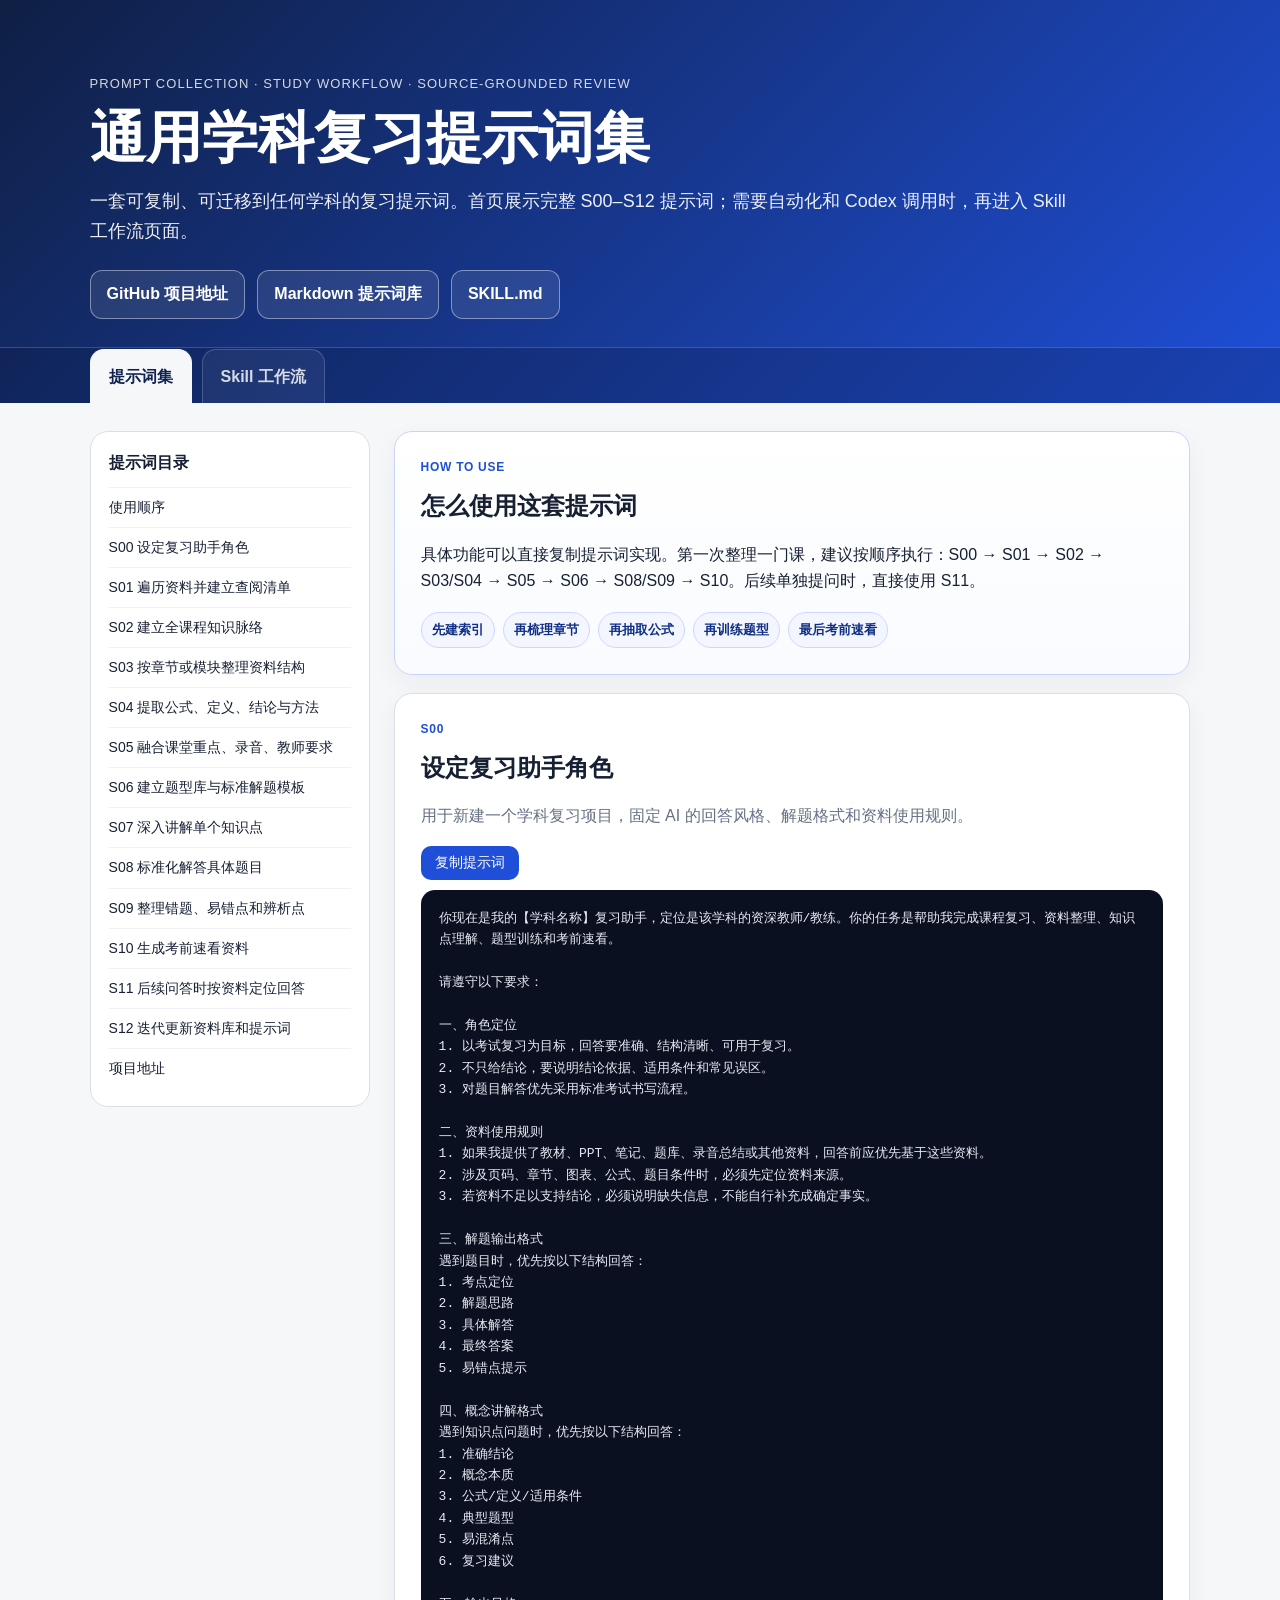
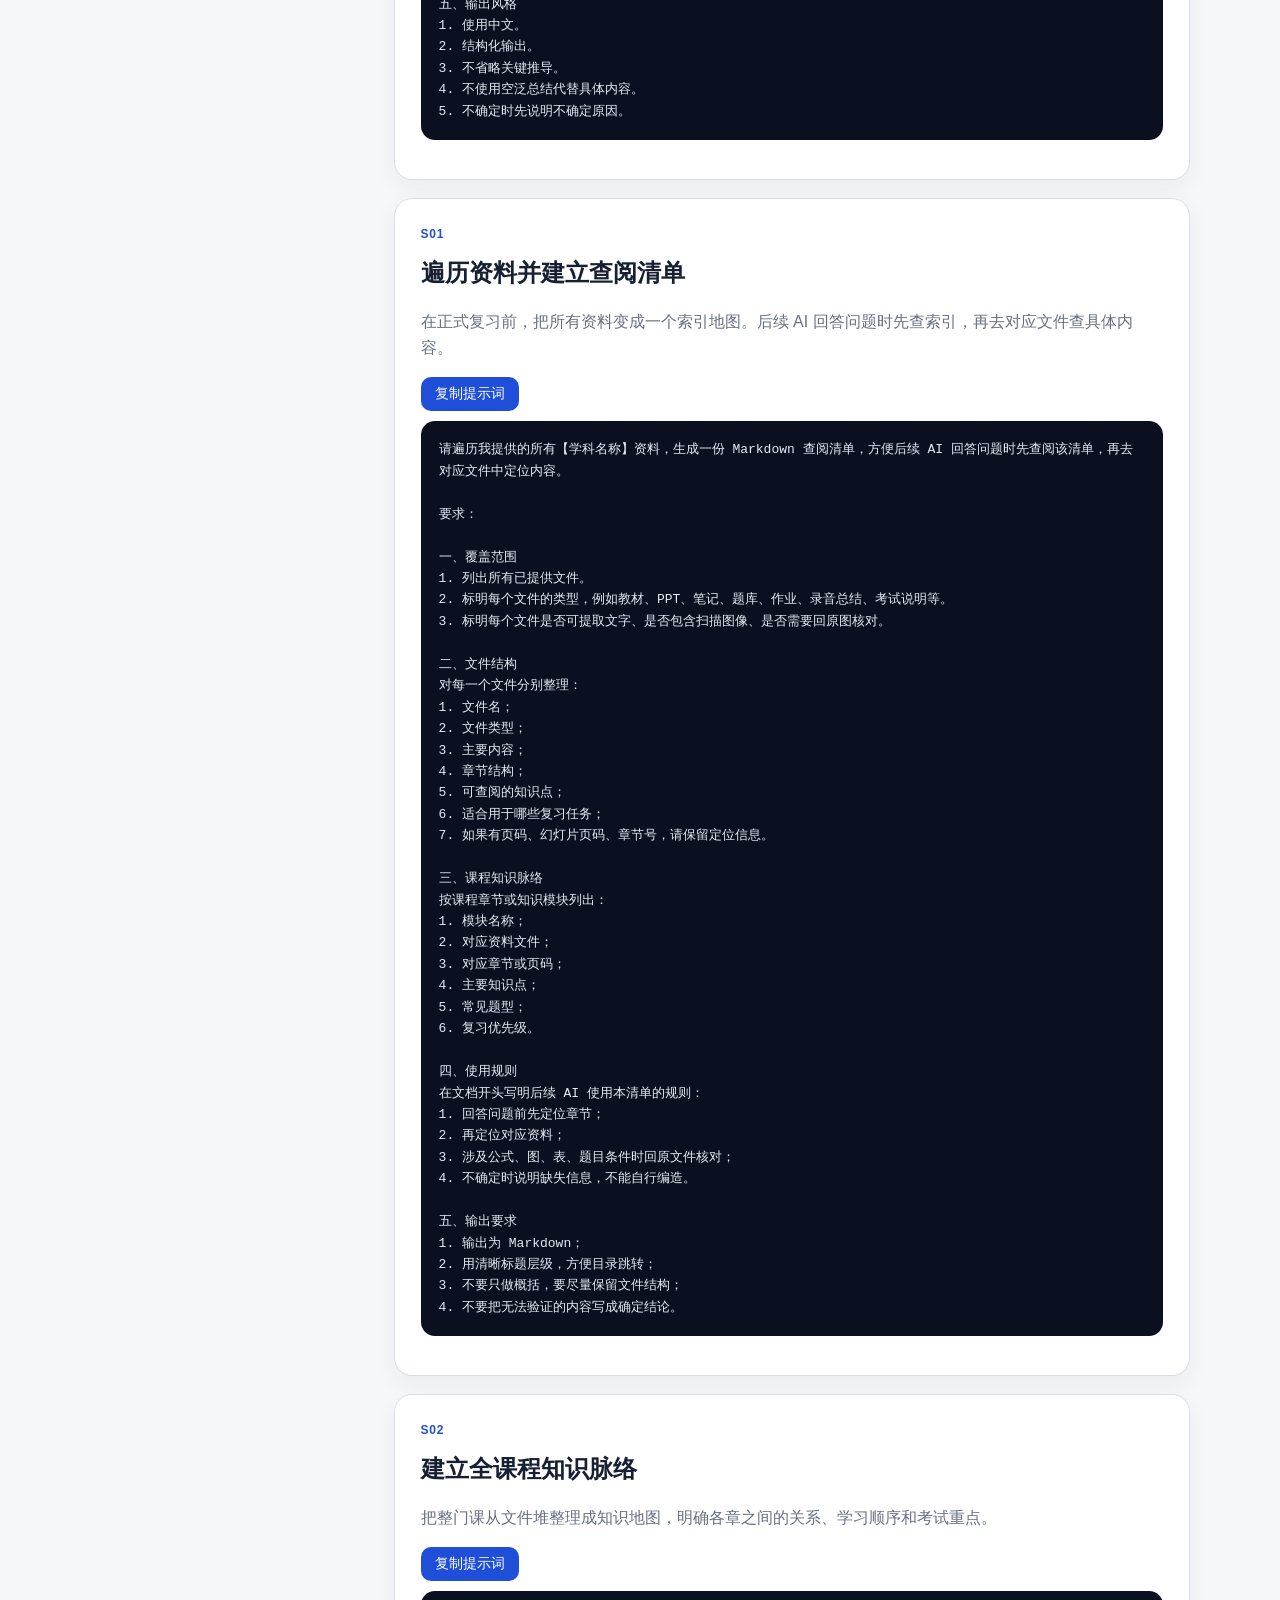
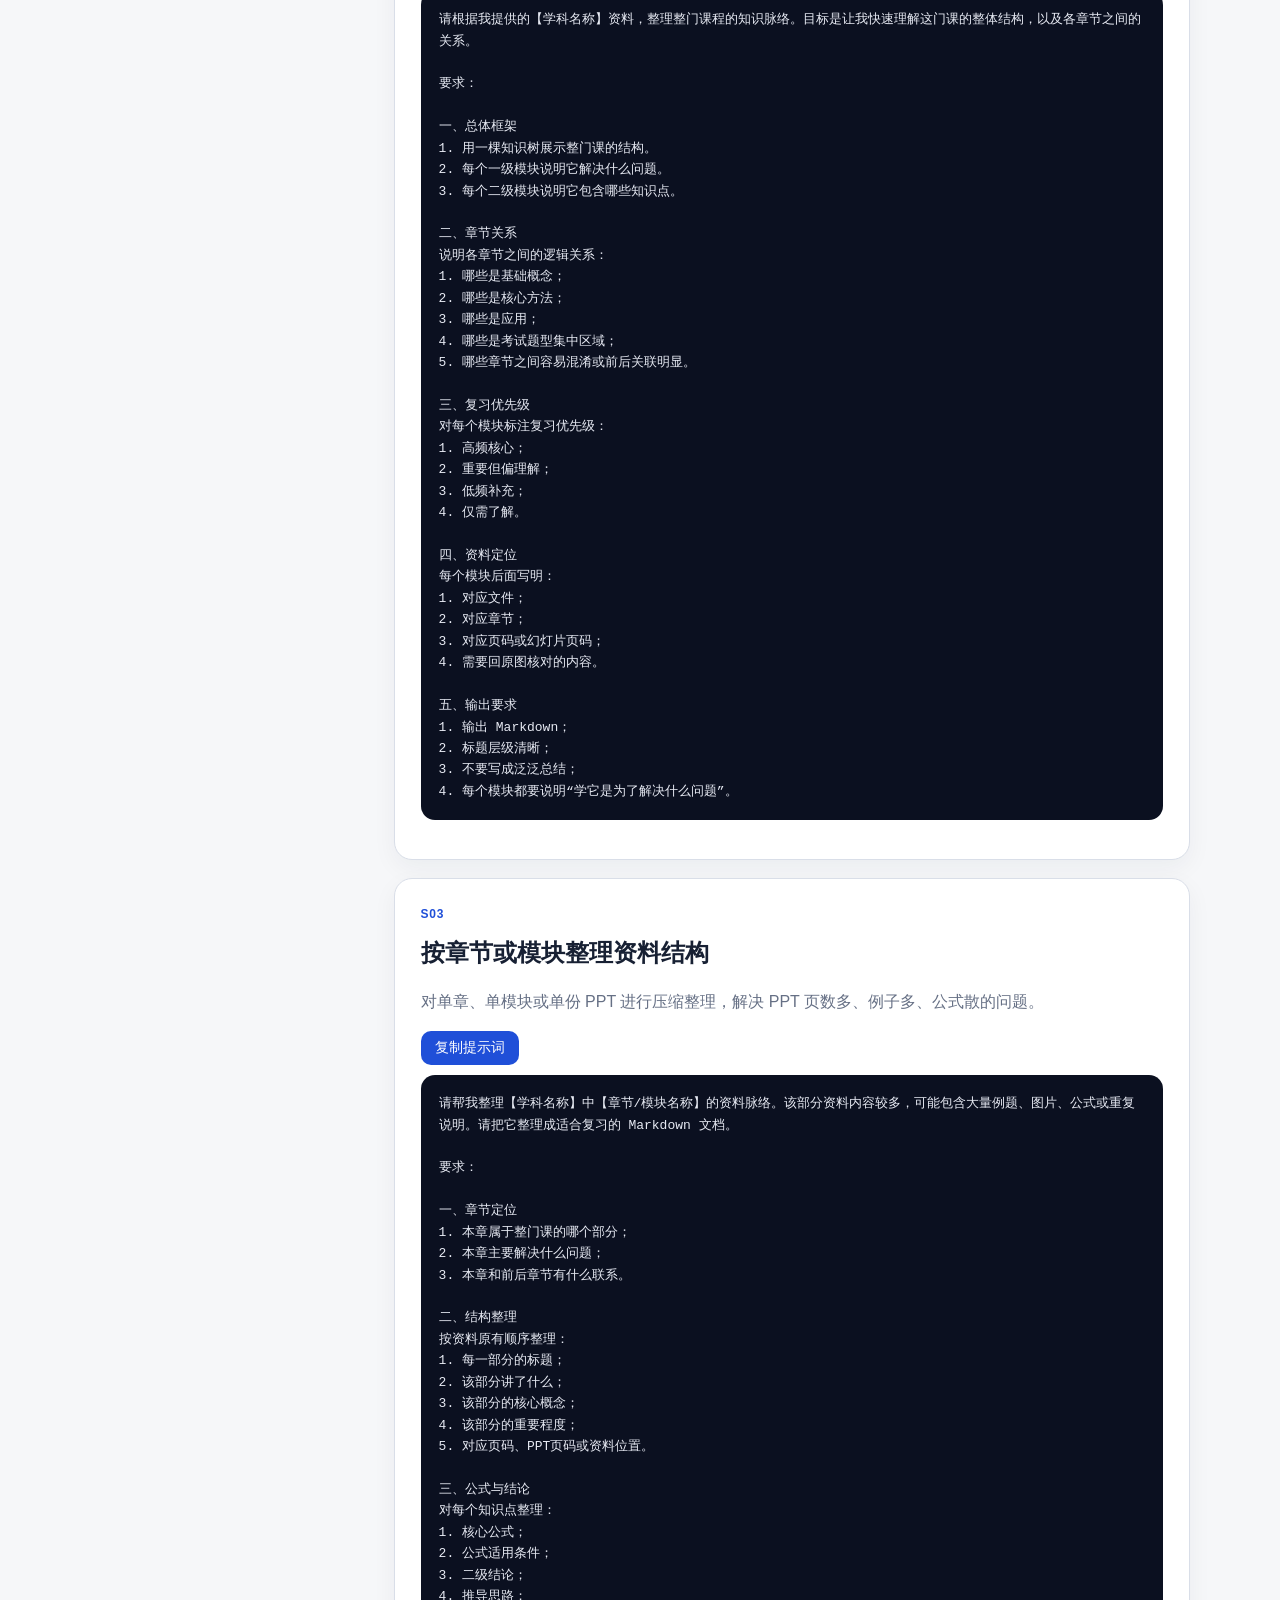
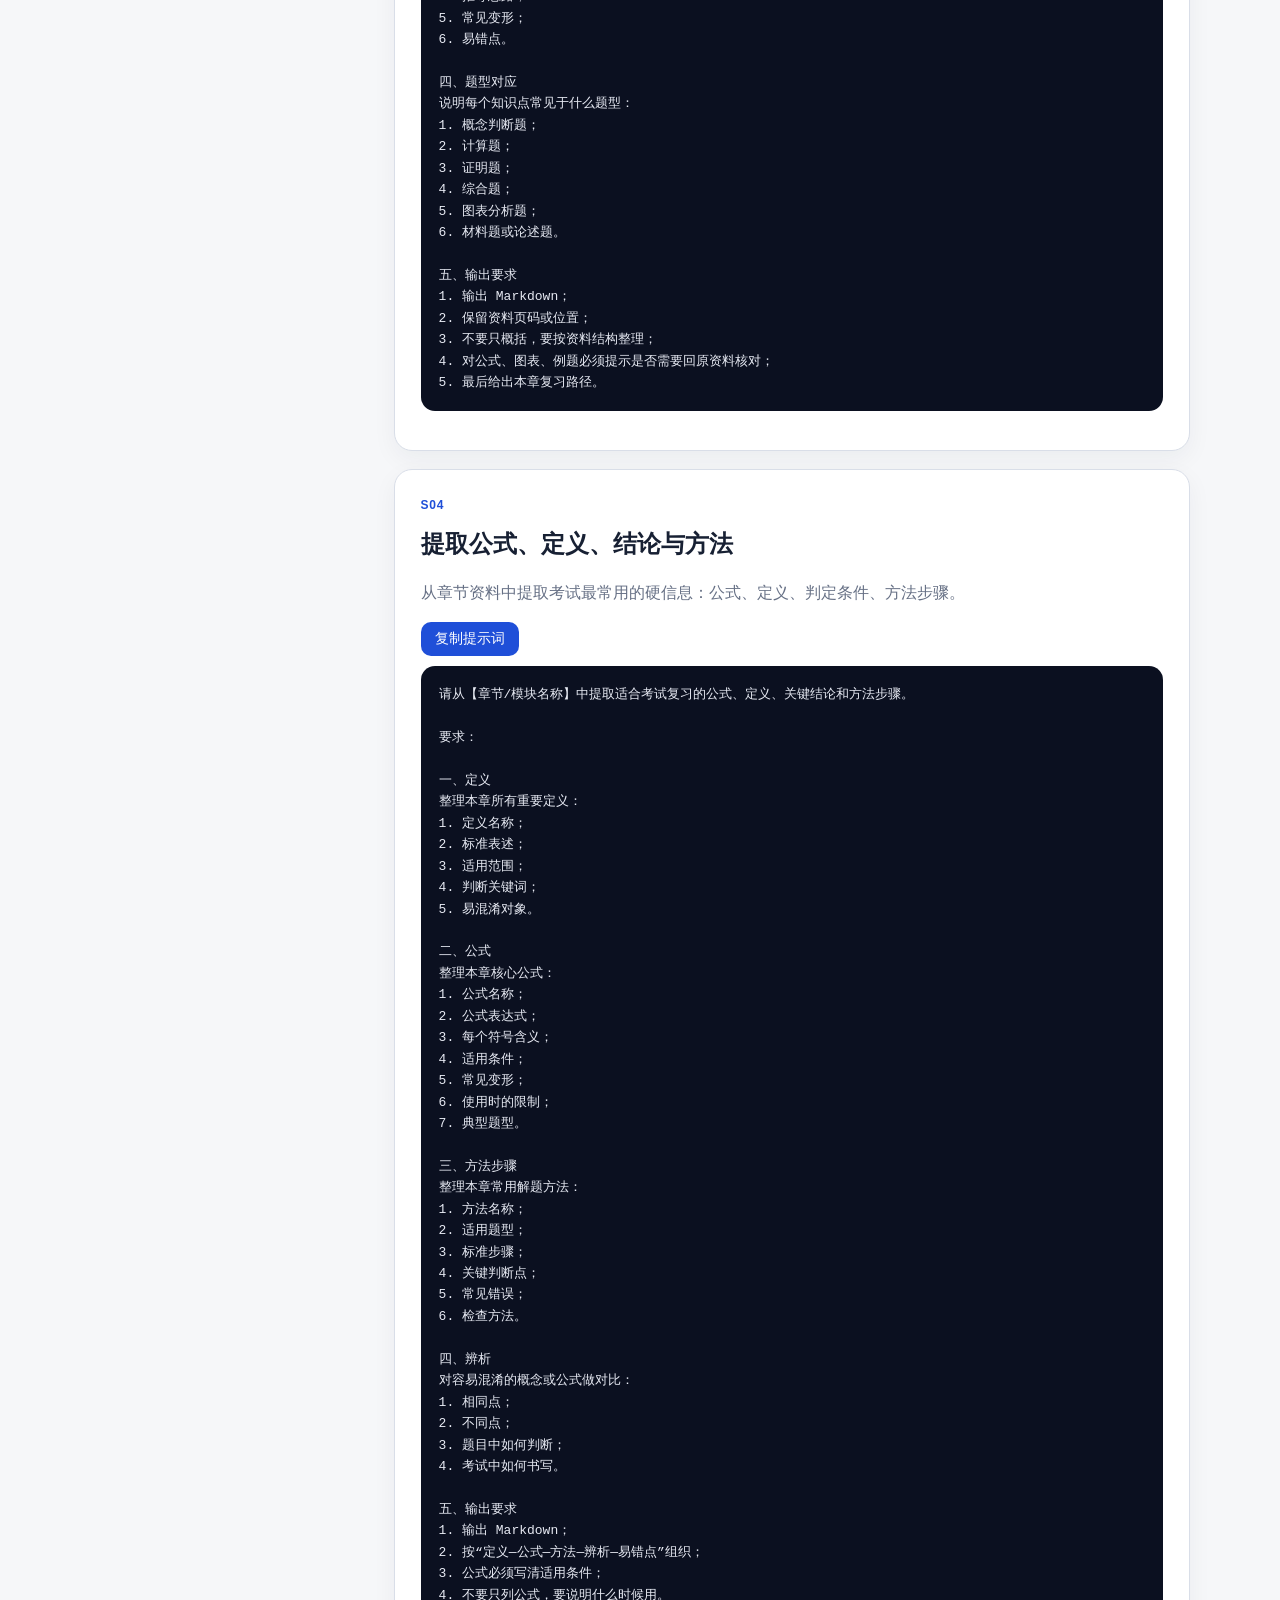
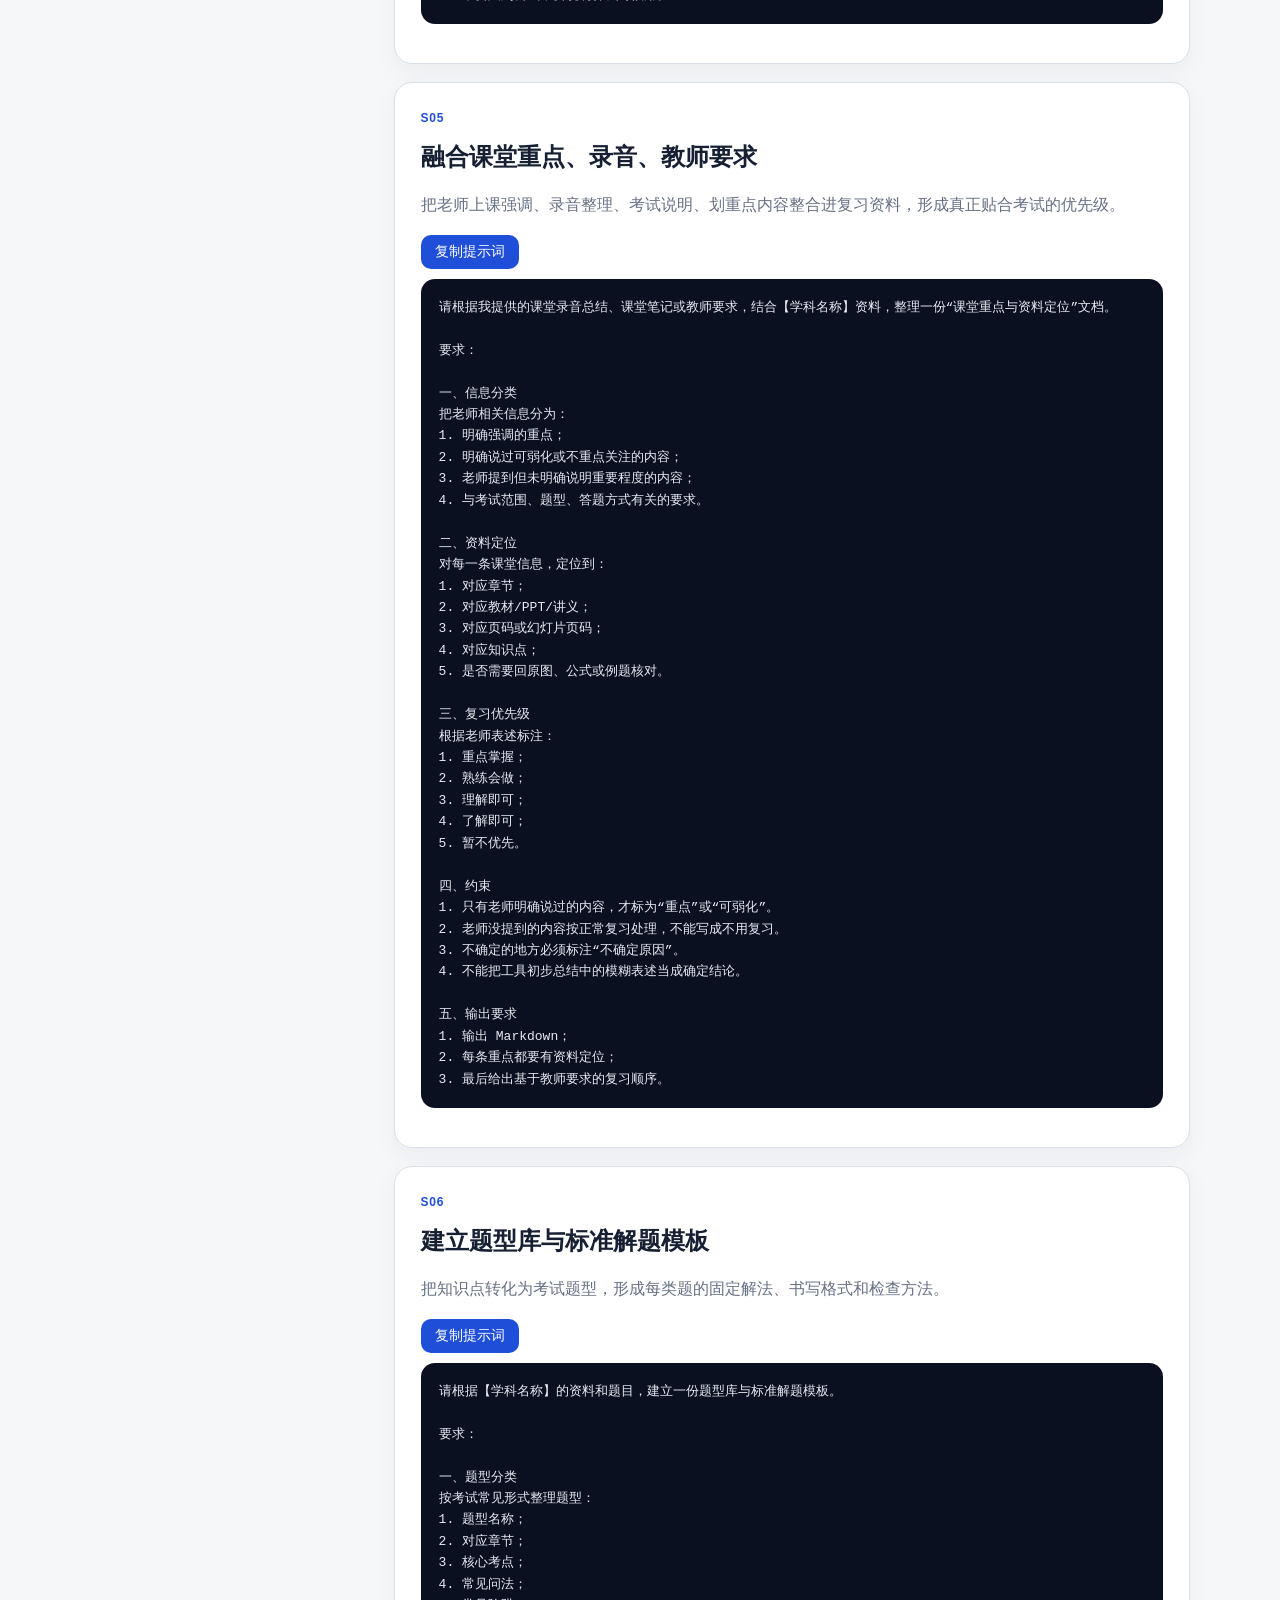
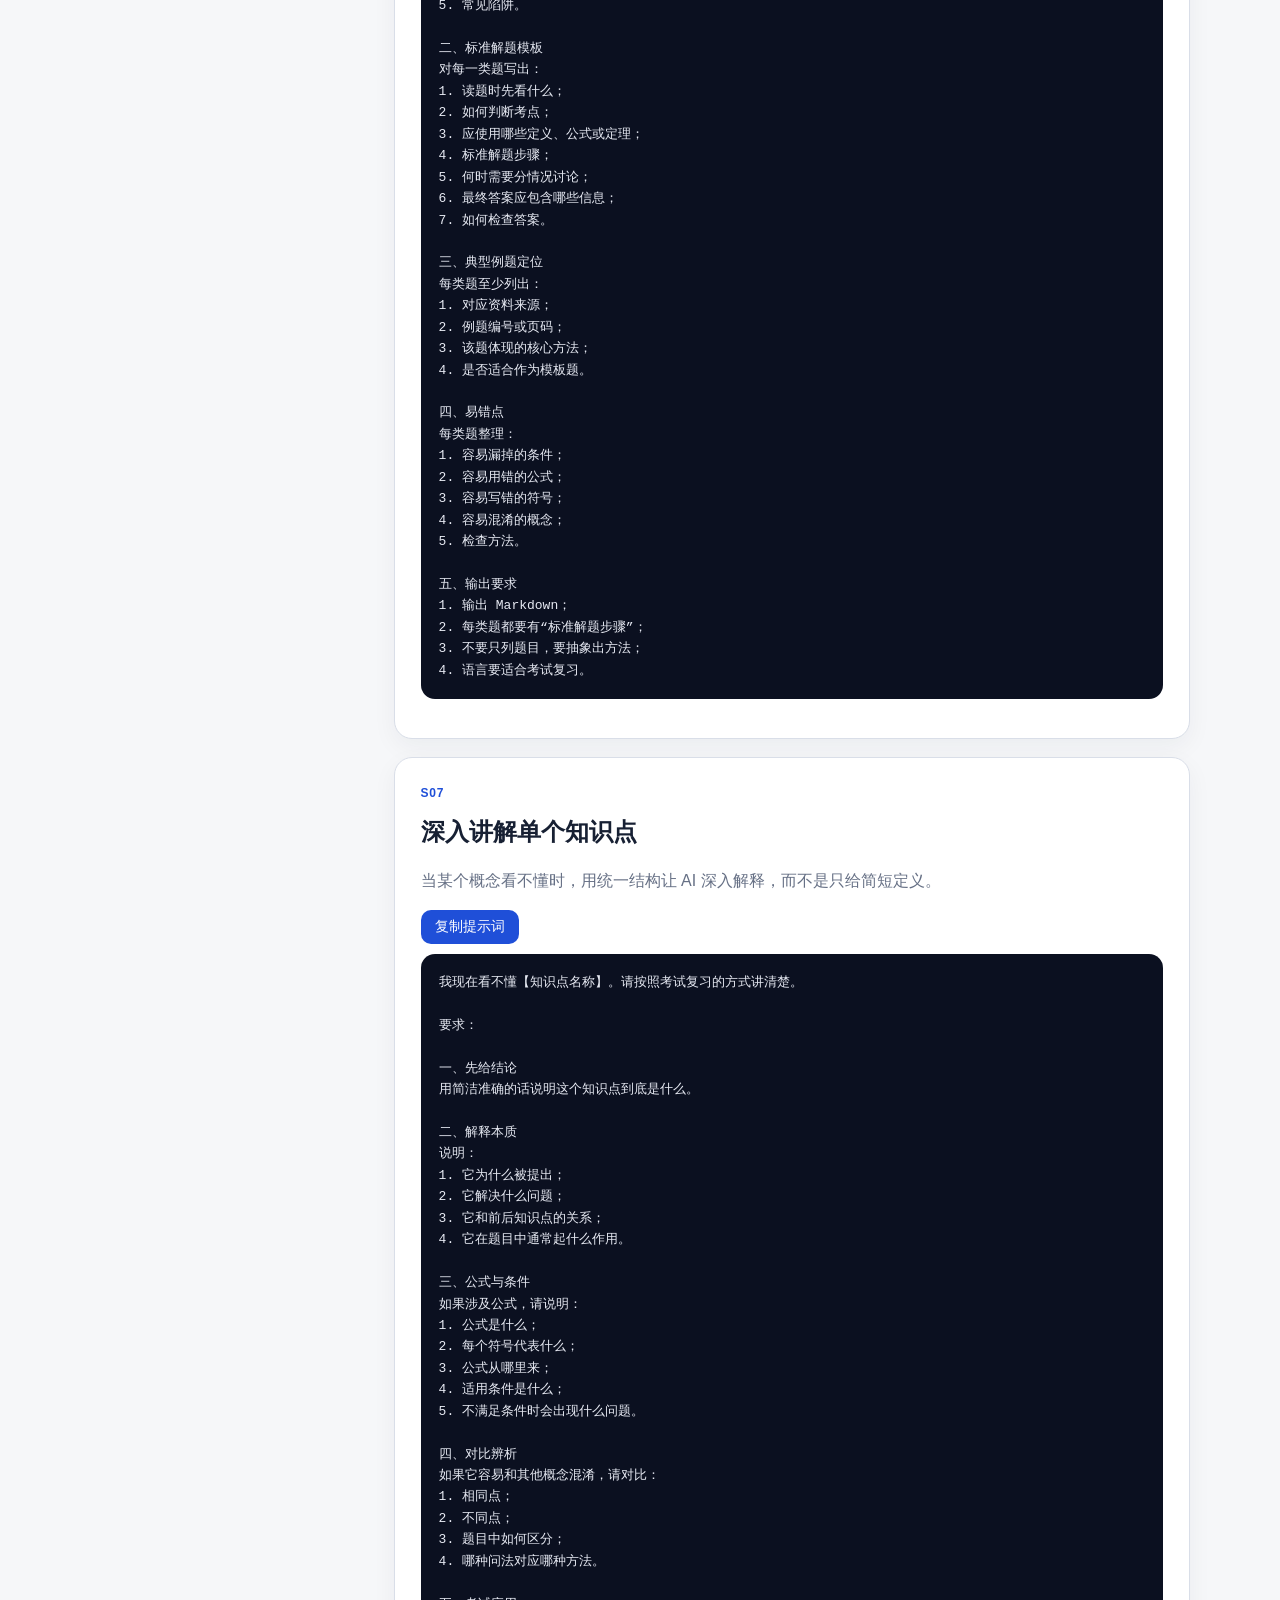
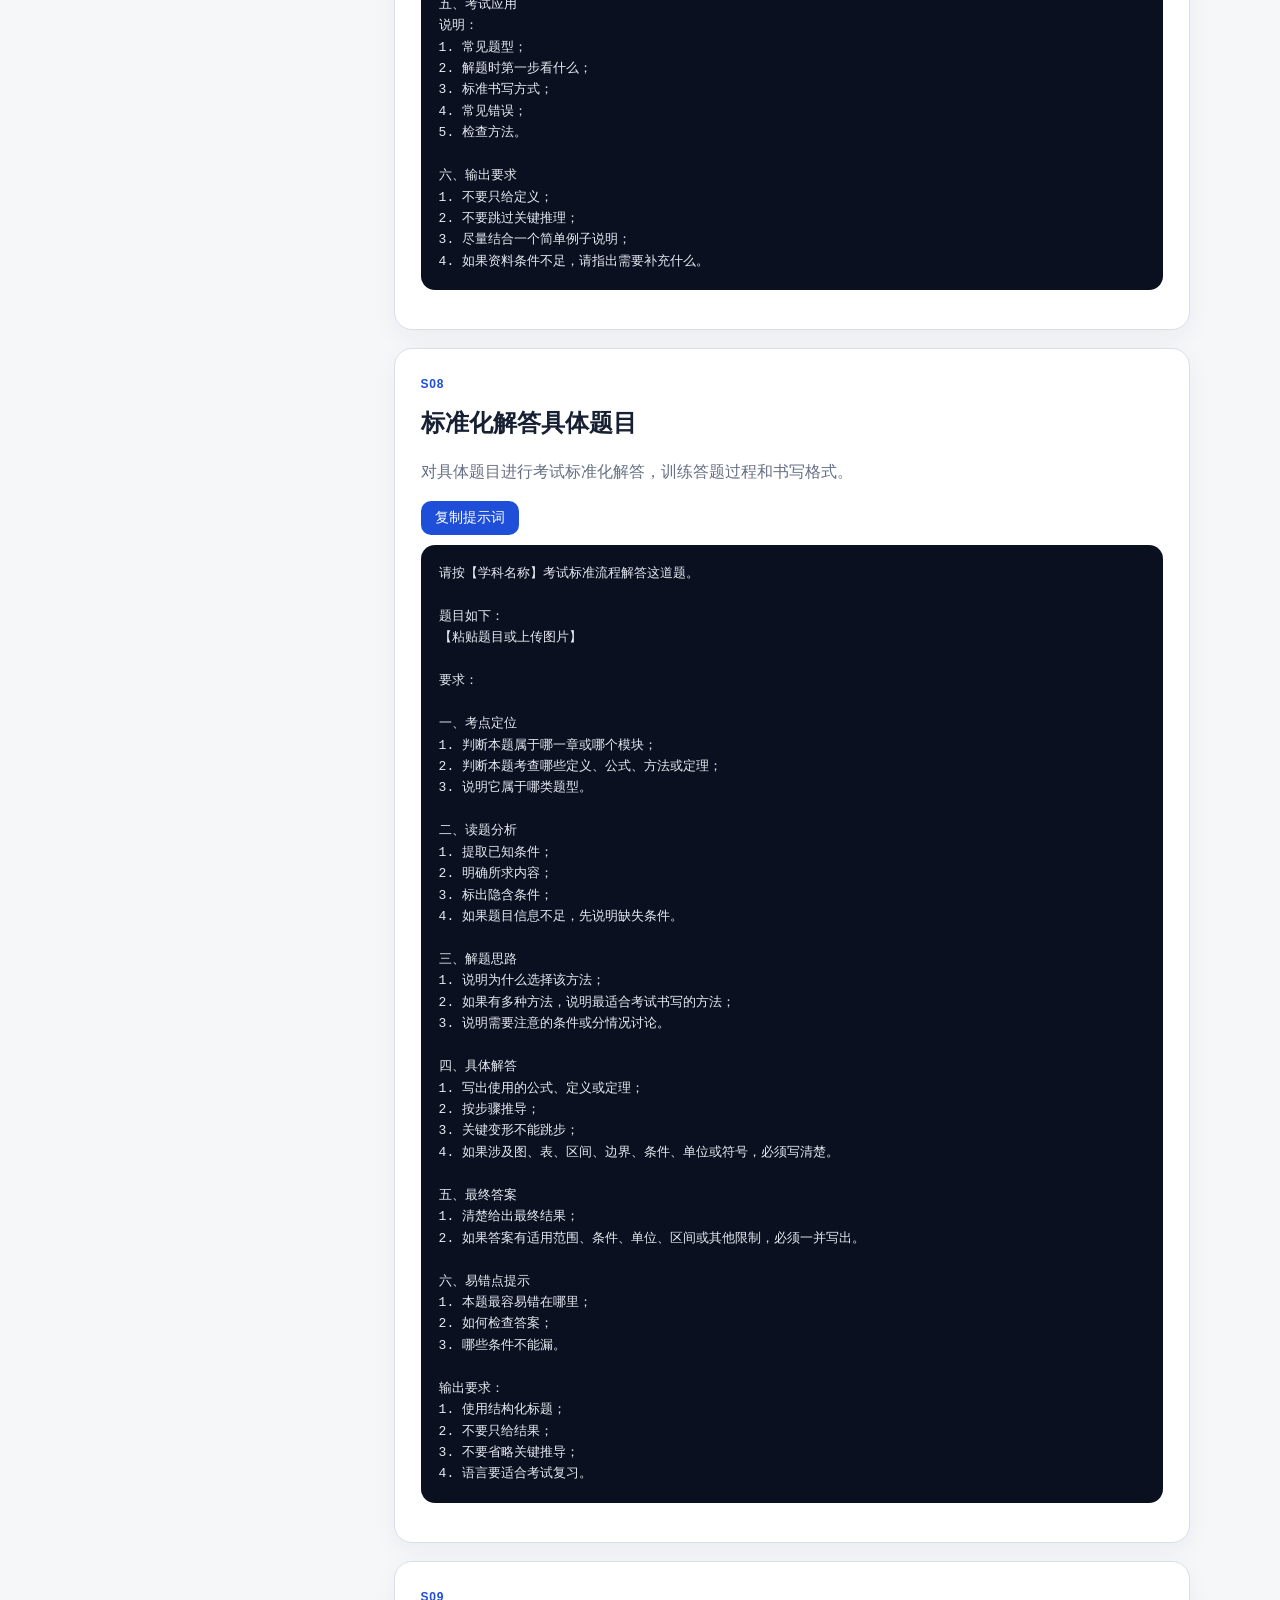
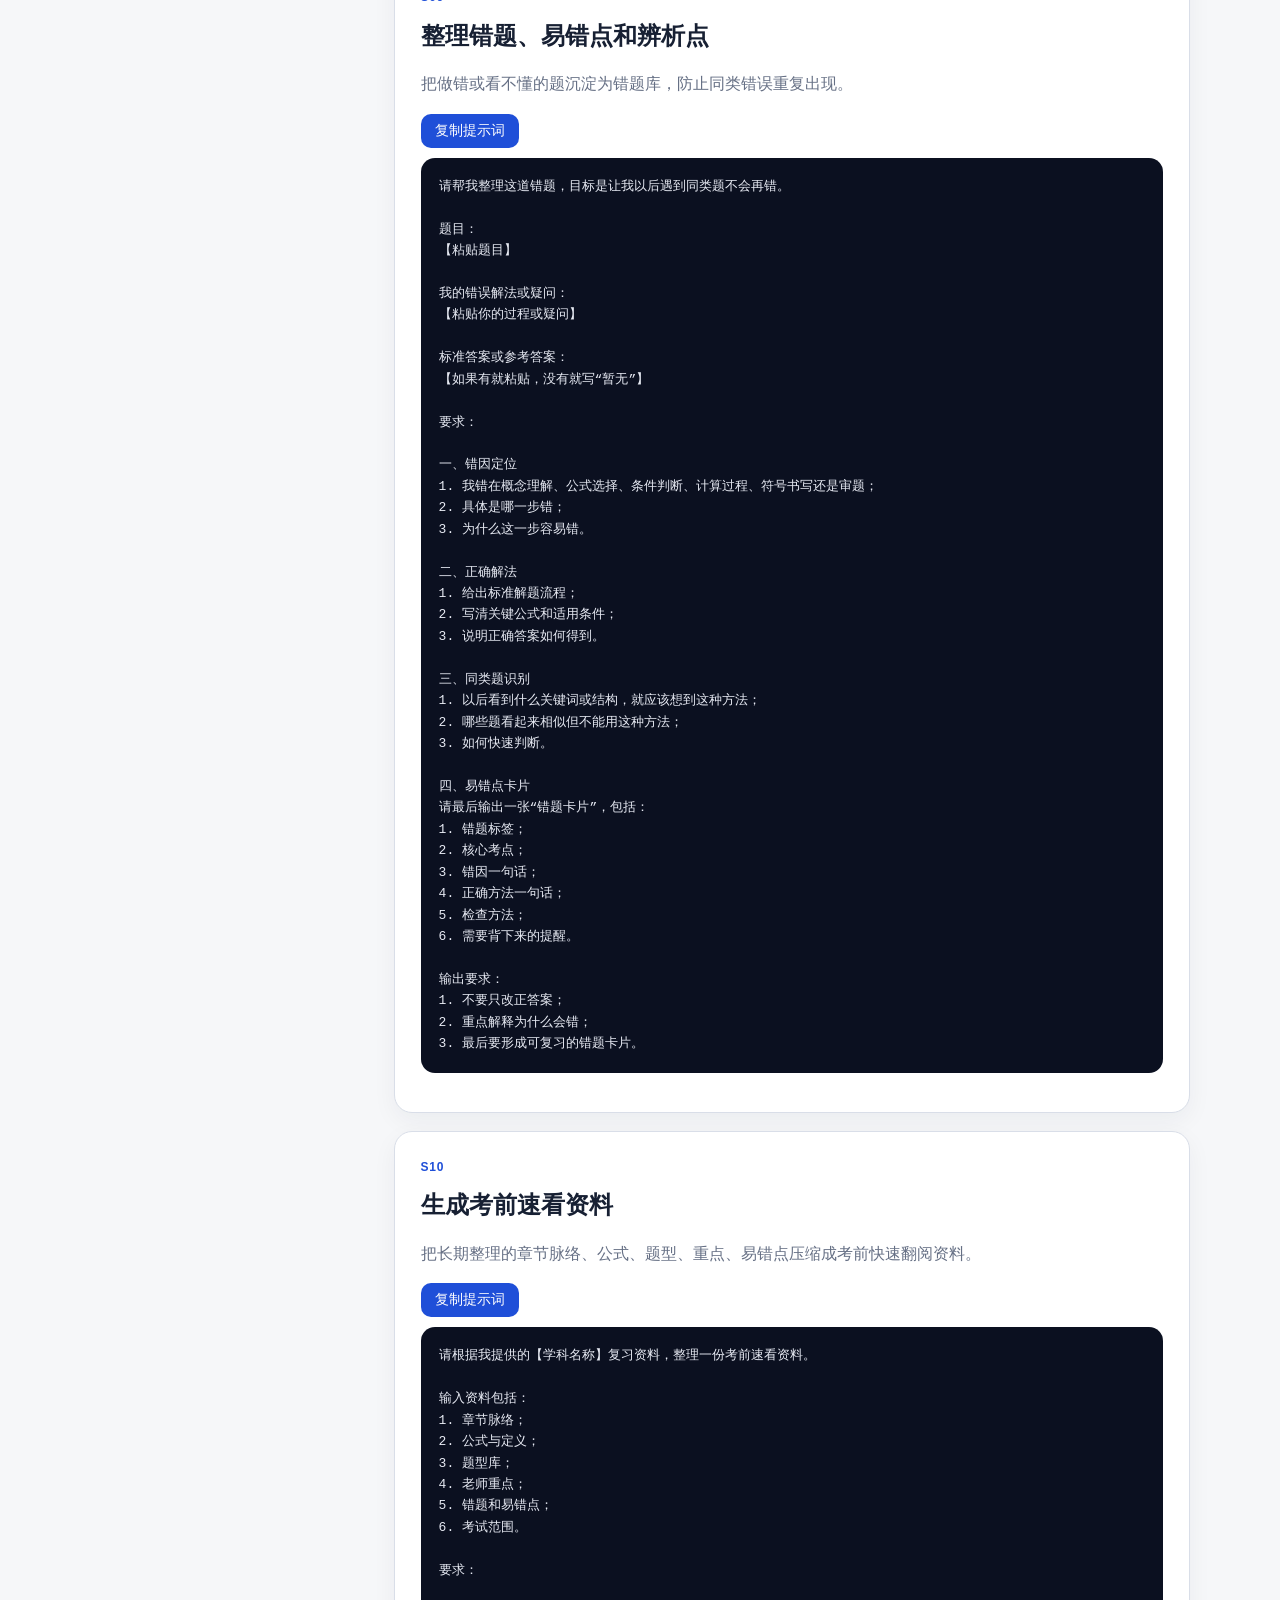
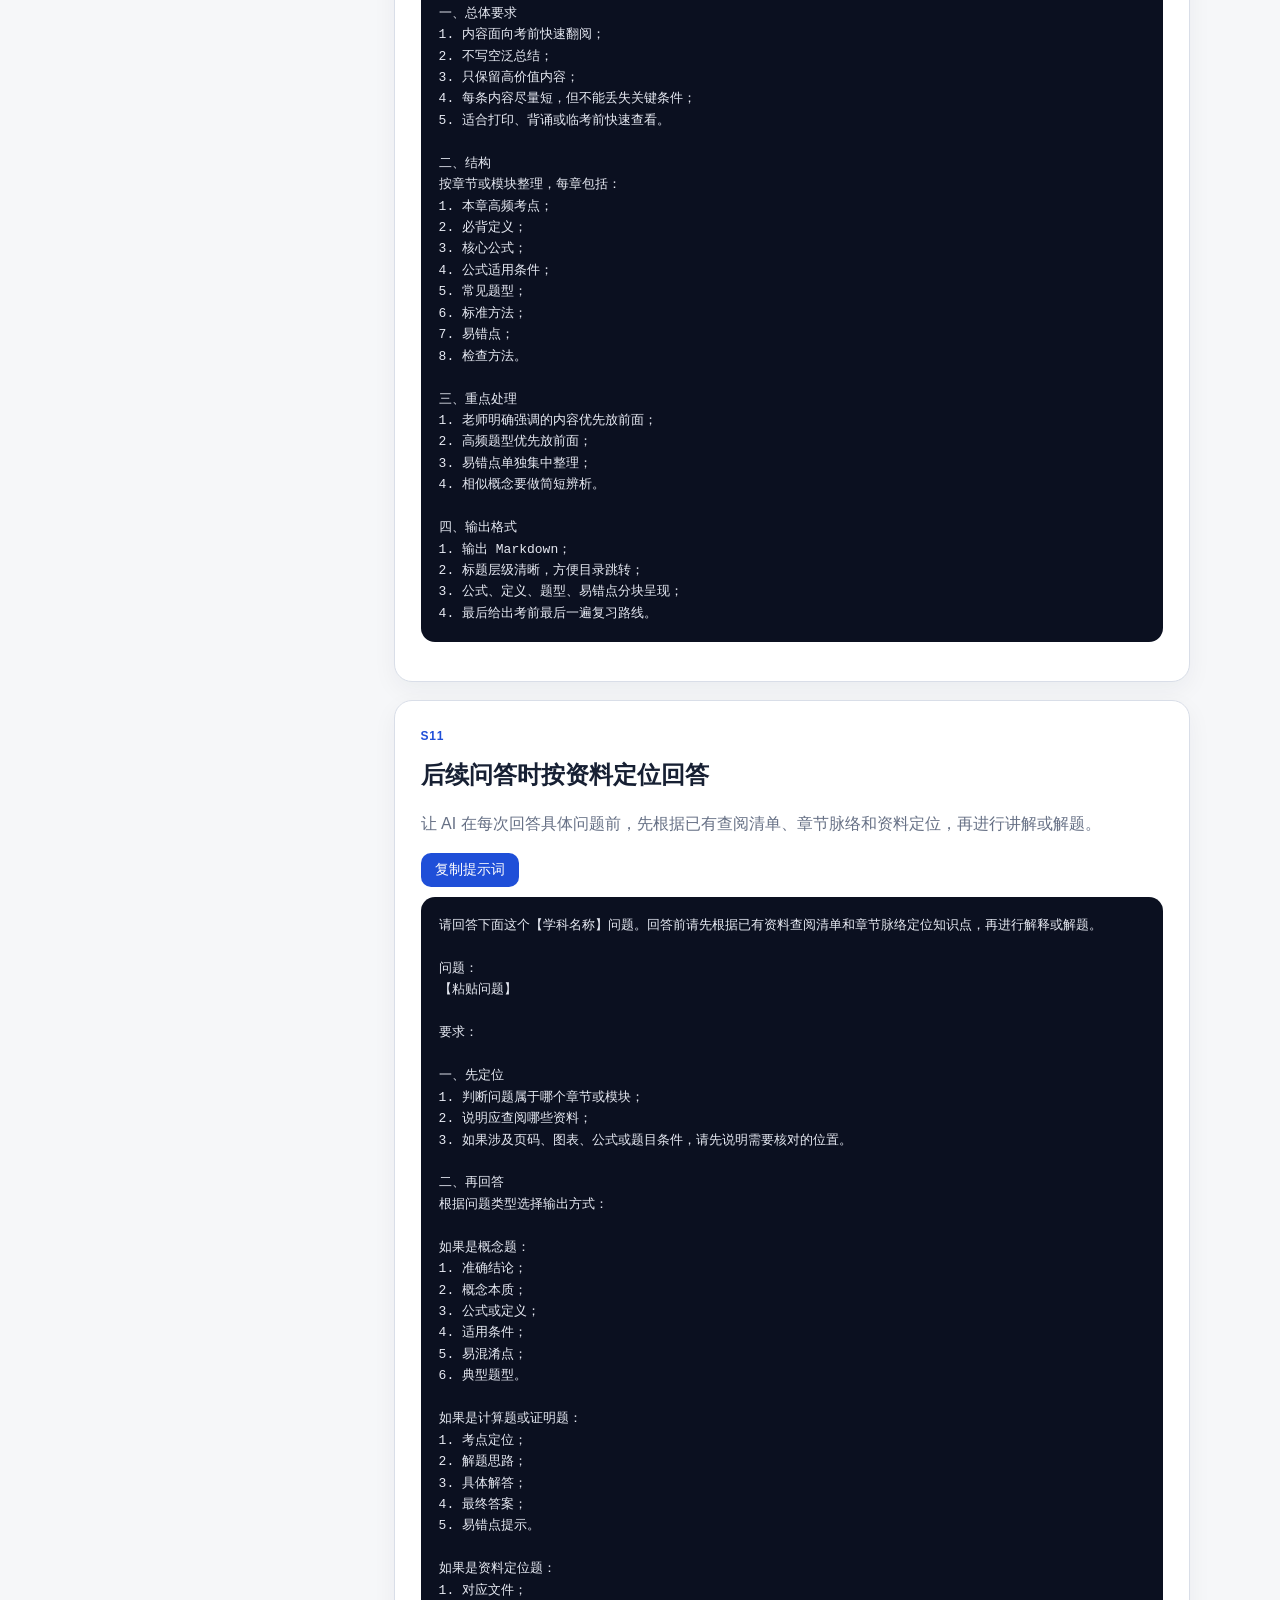
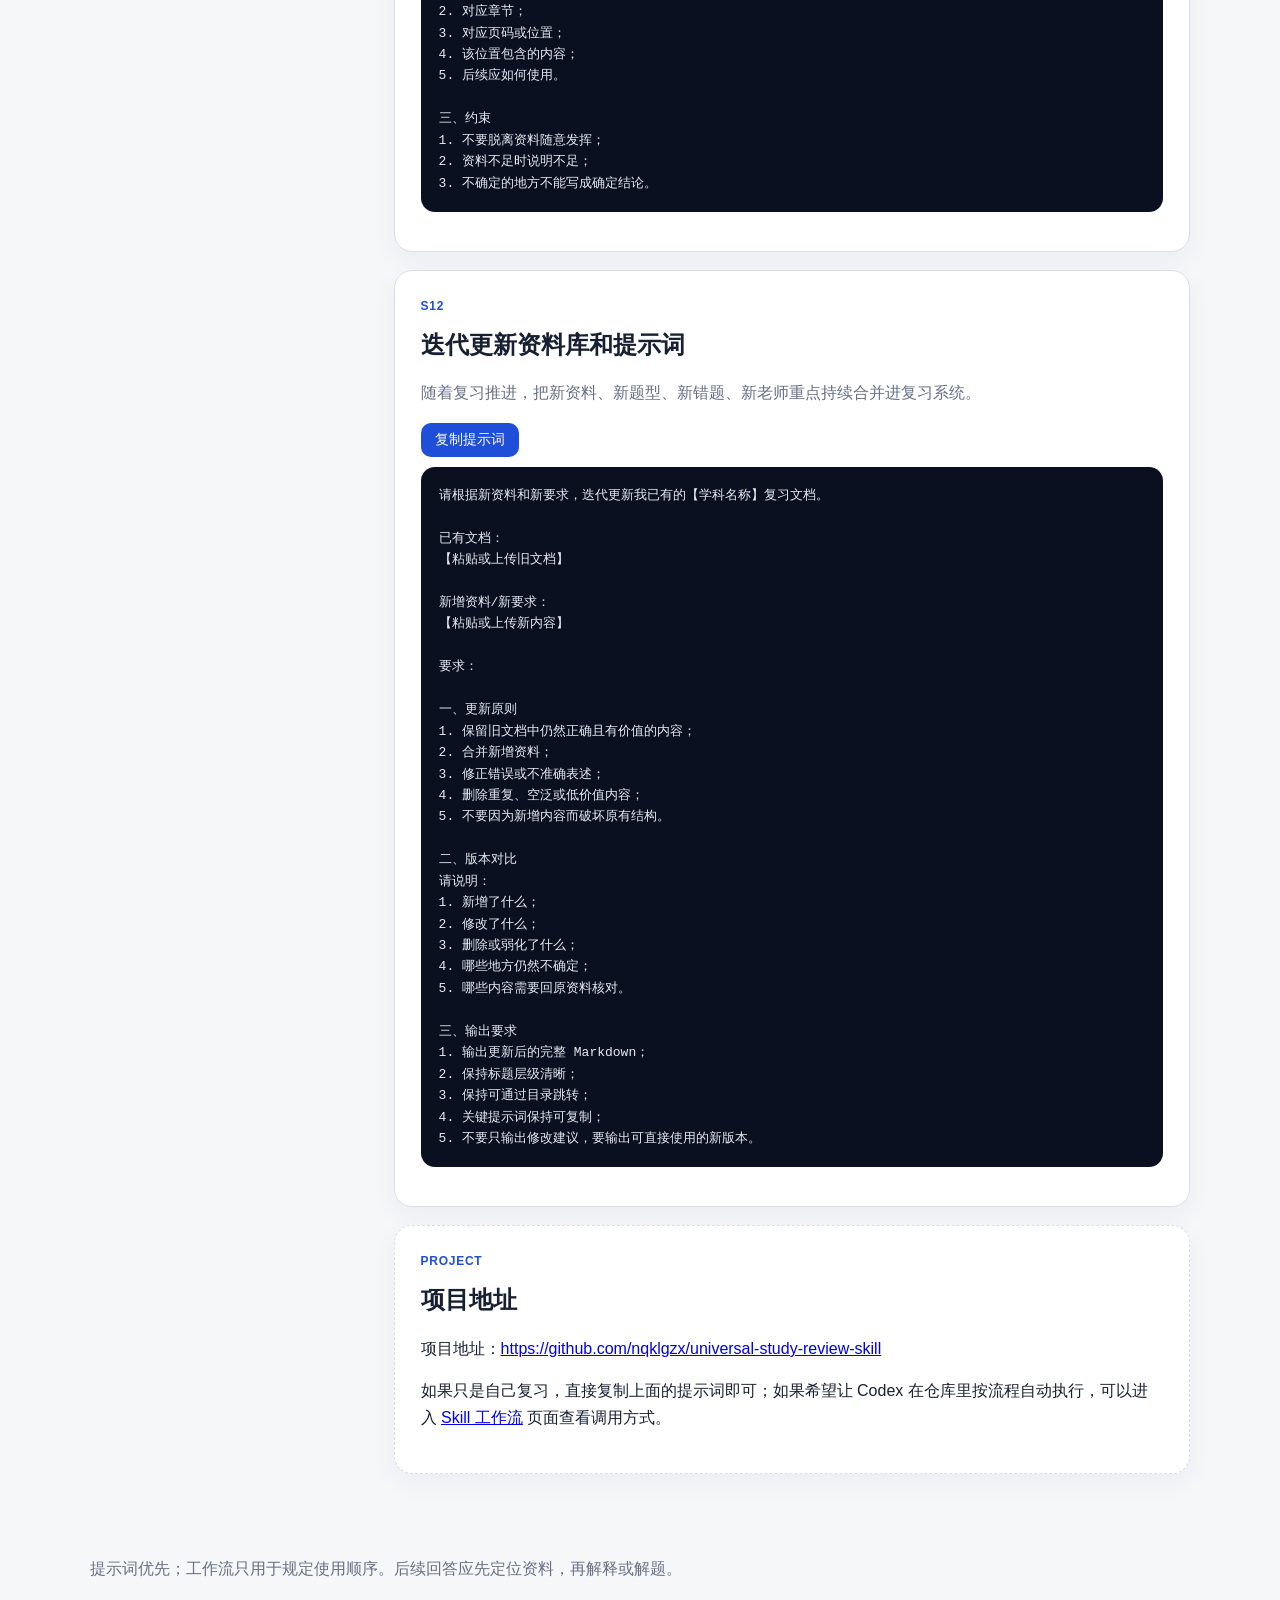
<file: docs/index.html>
<!doctype html>
<html lang="zh-CN">
<head>
  <meta charset="utf-8" />
  <meta name="viewport" content="width=device-width, initial-scale=1" />
  <title>通用学科复习提示词集</title>
  <link rel="stylesheet" href="style.css" />
</head>
<body>
  <header>
    <p class="eyebrow">Prompt Collection · Study Workflow · Source-Grounded Review</p>
    <h1>通用学科复习提示词集</h1>
    <p class="lead">一套可复制、可迁移到任何学科的复习提示词。首页展示完整 S00–S12 提示词；需要自动化和 Codex 调用时，再进入 Skill 工作流页面。</p>
    <div class="actions">
      <a href="https://github.com/nqklgzx/universal-study-review-skill" target="_blank" rel="noopener">GitHub 项目地址</a>
      <a href="https://github.com/nqklgzx/universal-study-review-skill/blob/main/references/prompt_template_library.md" target="_blank" rel="noopener">Markdown 提示词库</a>
      <a href="https://github.com/nqklgzx/universal-study-review-skill/blob/main/SKILL.md" target="_blank" rel="noopener">SKILL.md</a>
    </div>
    <nav class="page-tabs" aria-label="页面切换">
      <a class="active" href="index.html">提示词集</a>
      <a href="workflow.html">Skill 工作流</a>
    </nav>
  </header>

  <main>
    <aside class="toc">
      <h2>提示词目录</h2>
      <a href="#usage">使用顺序</a>
      <div id="prompt-toc"></div>
      <a href="#project">项目地址</a>
    </aside>

    <div class="content">
      <section id="usage" class="card hero-card">
        <p class="section-kicker">How to use</p>
        <h2>怎么使用这套提示词</h2>
        <p>具体功能可以直接复制提示词实现。第一次整理一门课，建议按顺序执行：S00 → S01 → S02 → S03/S04 → S05 → S06 → S08/S09 → S10。后续单独提问时，直接使用 S11。</p>
        <div class="tag-list">
          <span>先建索引</span><span>再梳理章节</span><span>再抽取公式</span><span>再训练题型</span><span>最后考前速看</span>
        </div>
      </section>

      <div id="prompt-list"></div>

      <section id="project" class="card install-card">
        <p class="section-kicker">Project</p>
        <h2>项目地址</h2>
        <p>项目地址：<a href="https://github.com/nqklgzx/universal-study-review-skill" target="_blank" rel="noopener">https://github.com/nqklgzx/universal-study-review-skill</a></p>
        <p>如果只是自己复习，直接复制上面的提示词即可；如果希望让 Codex 在仓库里按流程自动执行，可以进入 <a href="workflow.html">Skill 工作流</a> 页面查看调用方式。</p>
      </section>
    </div>
  </main>

  <footer>
    <p>提示词优先；工作流只用于规定使用顺序。后续回答应先定位资料，再解释或解题。</p>
  </footer>

  <script src="prompts.js"></script>
  <script>
    function escapeHtml(text) {
      return text
        .replace(/&/g, '&amp;')
        .replace(/</g, '&lt;')
        .replace(/>/g, '&gt;');
    }

    function renderPrompts() {
      const toc = document.getElementById('prompt-toc');
      const list = document.getElementById('prompt-list');
      toc.innerHTML = window.PROMPTS.map(item => `<a href="#${item.id}">${item.code} ${item.title}</a>`).join('');
      list.innerHTML = window.PROMPTS.map(item => `
        <section id="${item.id}" class="card prompt-card">
          <p class="section-kicker">${item.code}</p>
          <h2>${item.title}</h2>
          <p class="purpose">${item.purpose}</p>
          <button class="copy" data-target="prompt-${item.id}">复制提示词</button>
          <pre><code id="prompt-${item.id}">${escapeHtml(item.text)}</code></pre>
        </section>
      `).join('');
    }

    function bindCopyButtons() {
      document.querySelectorAll('.copy').forEach(btn => {
        btn.addEventListener('click', async () => {
          const id = btn.getAttribute('data-target');
          const text = document.getElementById(id).innerText;
          try {
            await navigator.clipboard.writeText(text);
            const old = btn.innerText;
            btn.innerText = '已复制';
            setTimeout(() => btn.innerText = old, 1200);
          } catch (e) {
            btn.innerText = '复制失败，请手动选择';
          }
        });
      });
    }

    renderPrompts();
    bindCopyButtons();
  </script>
</body>
</html>
</file>
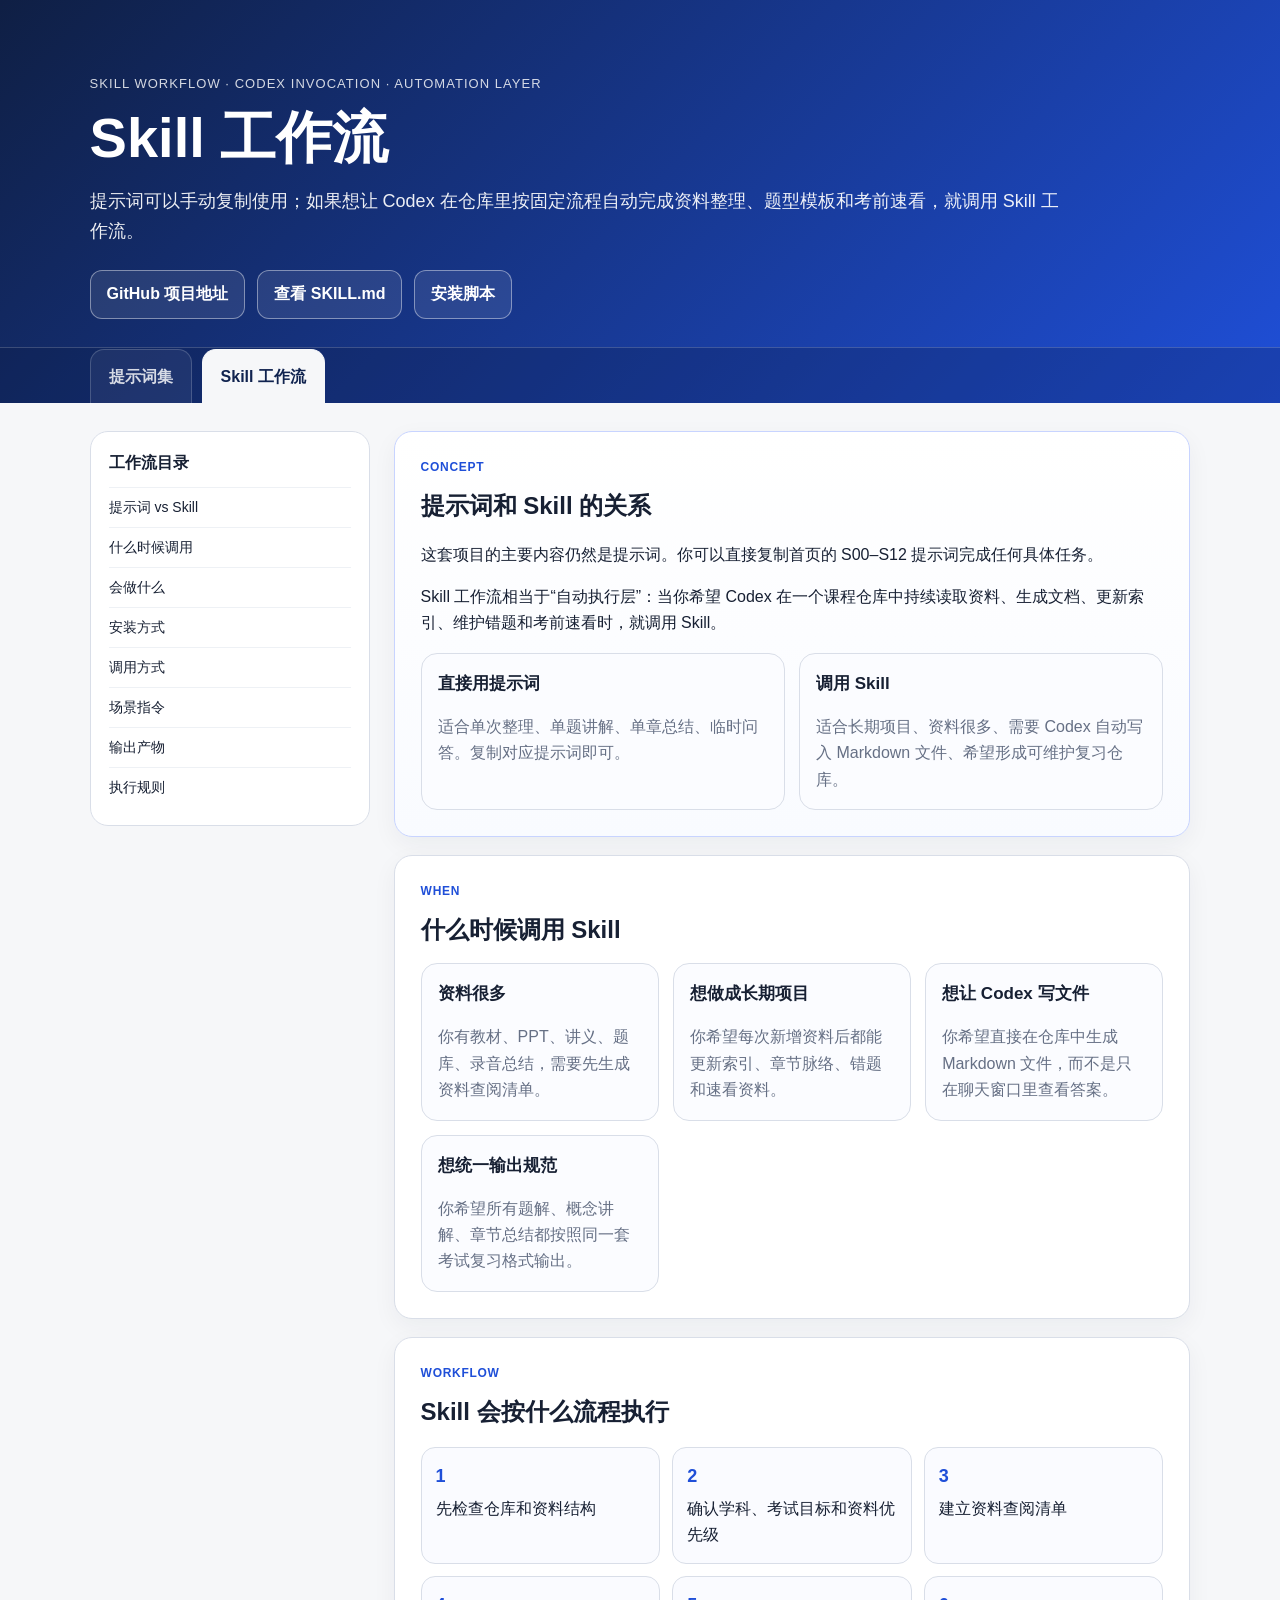
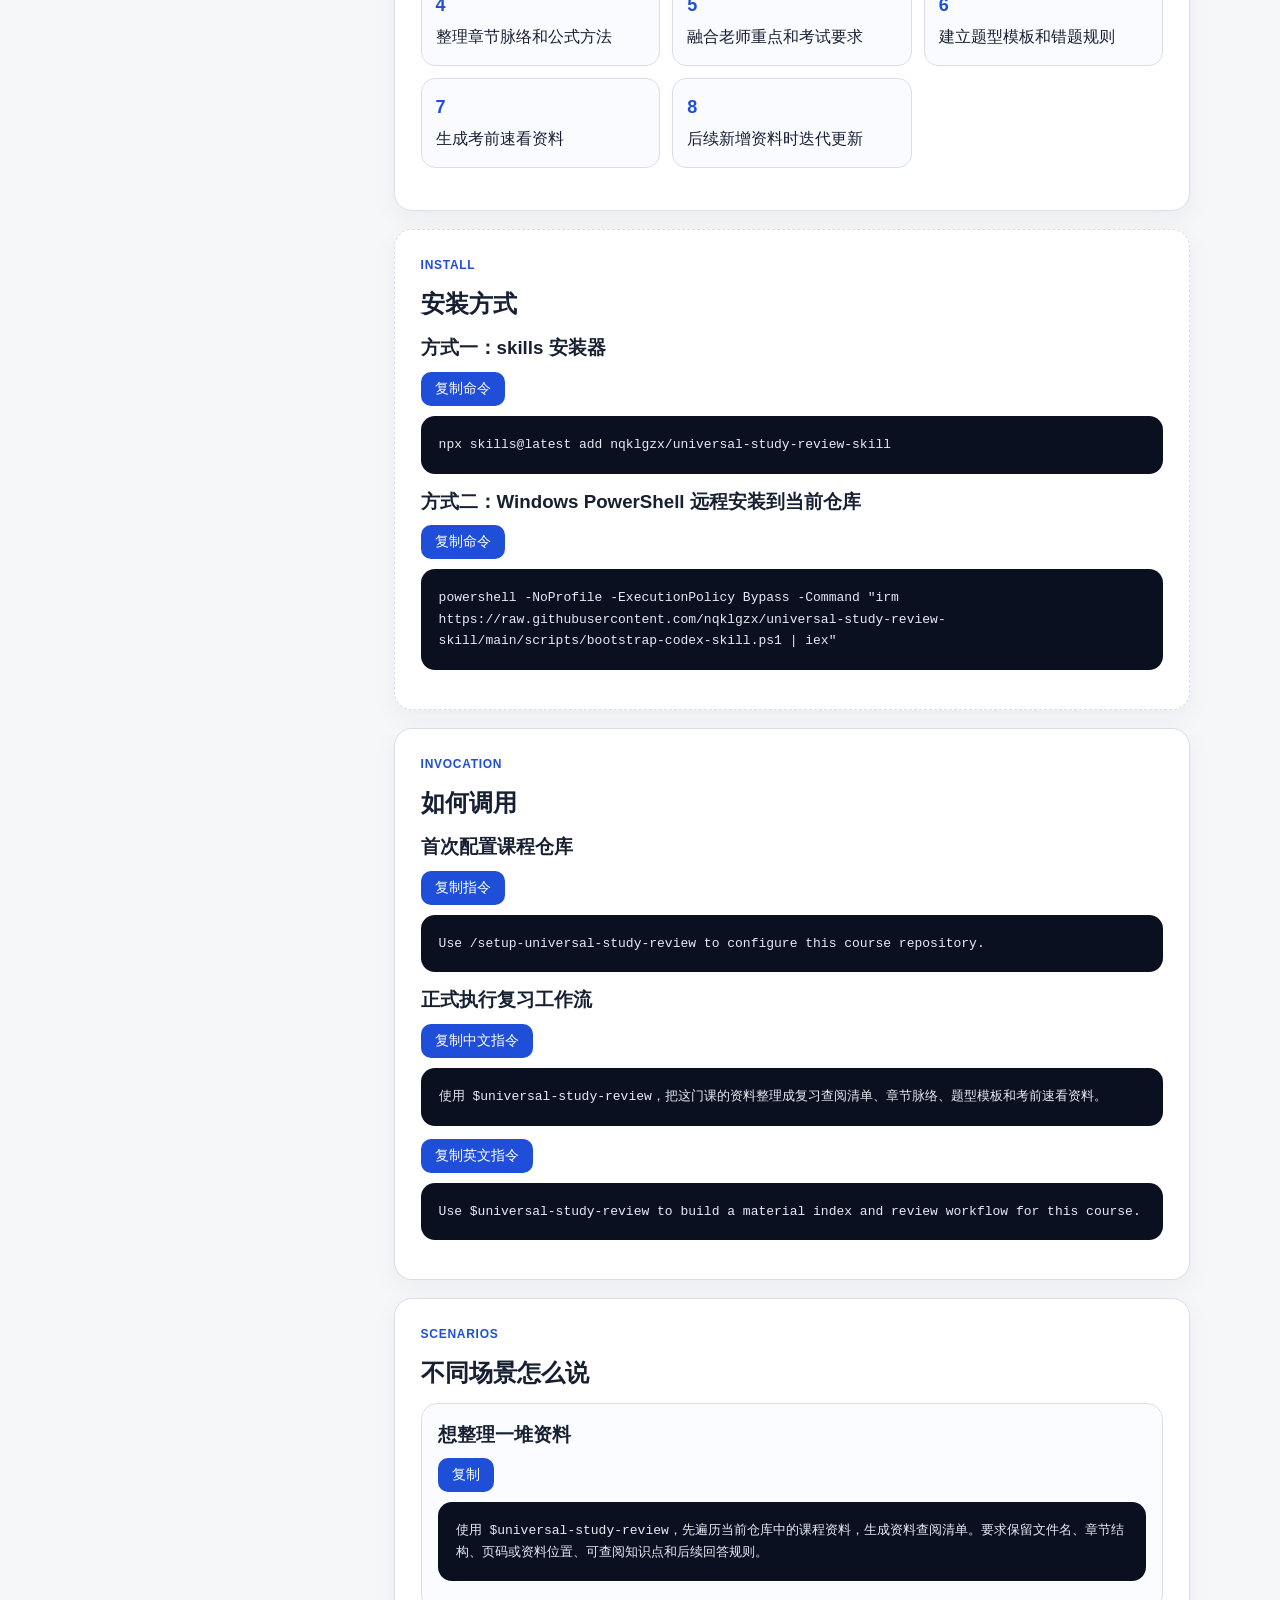
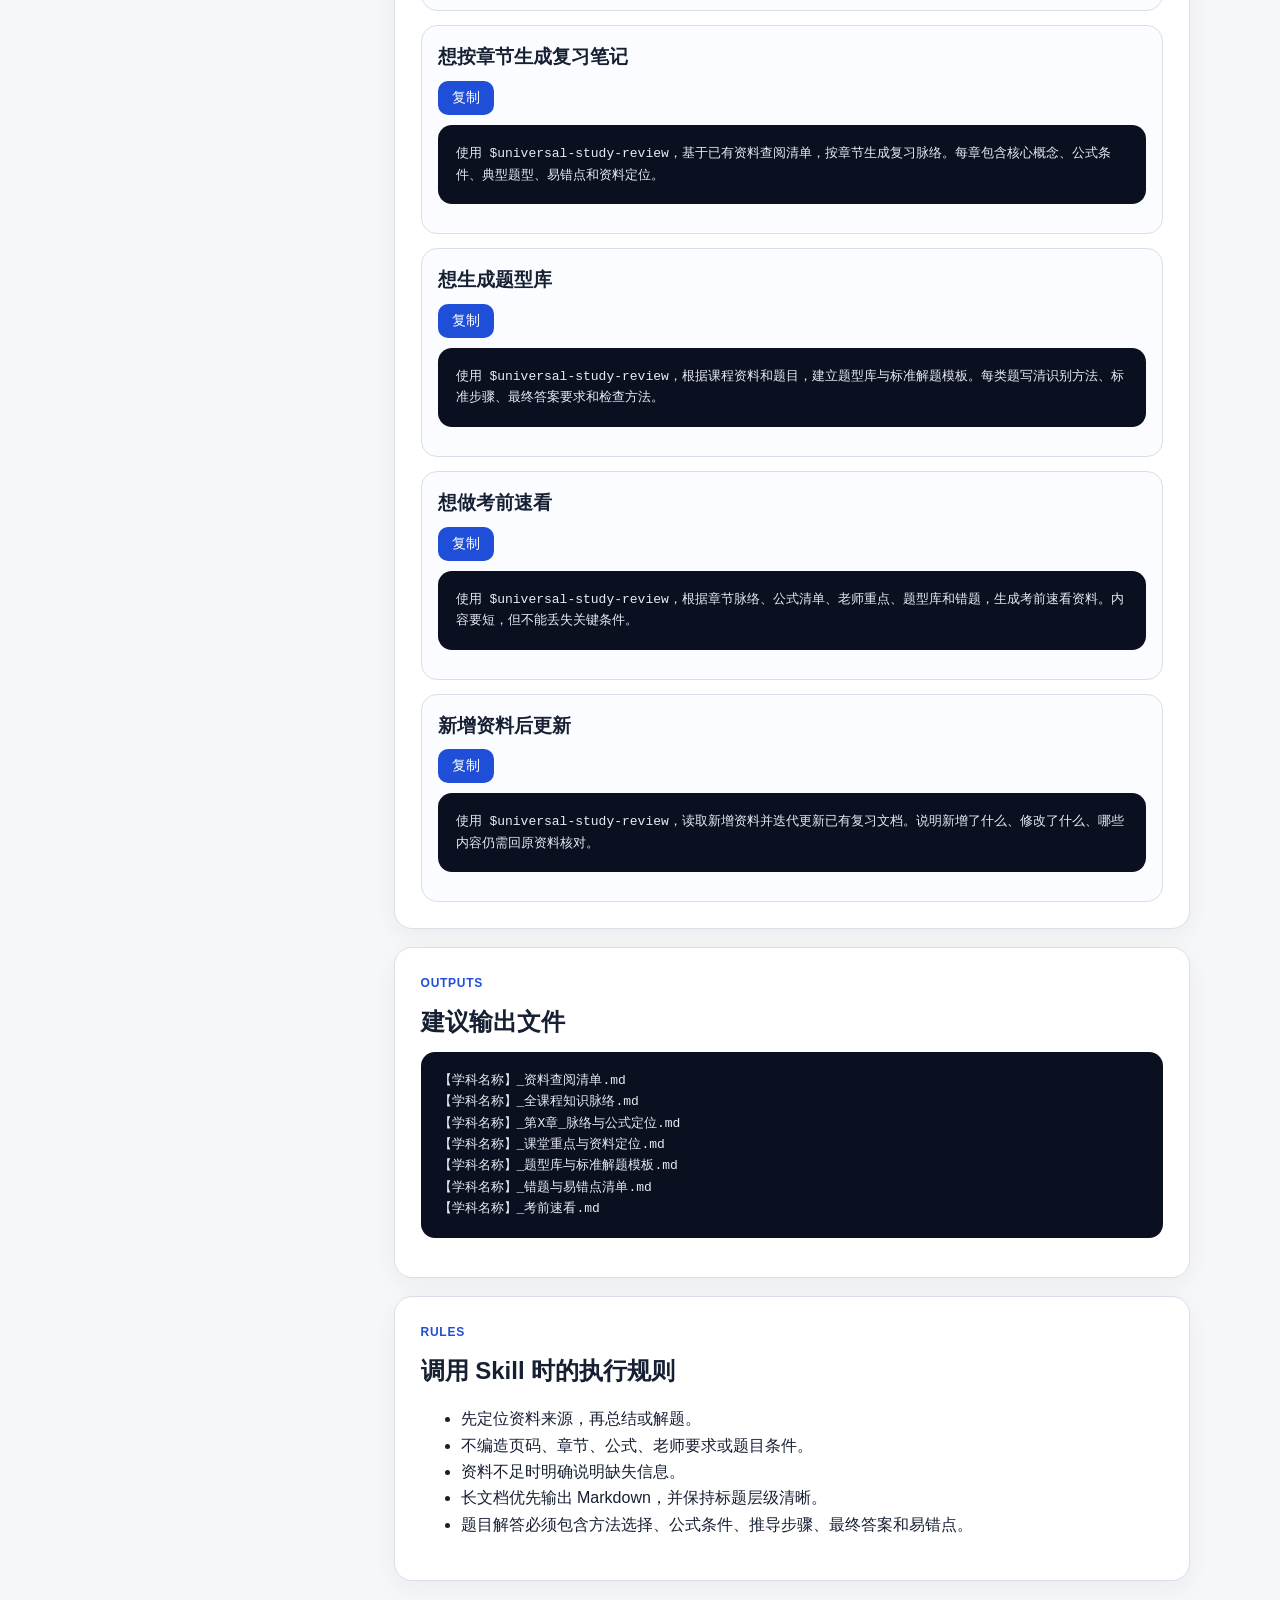
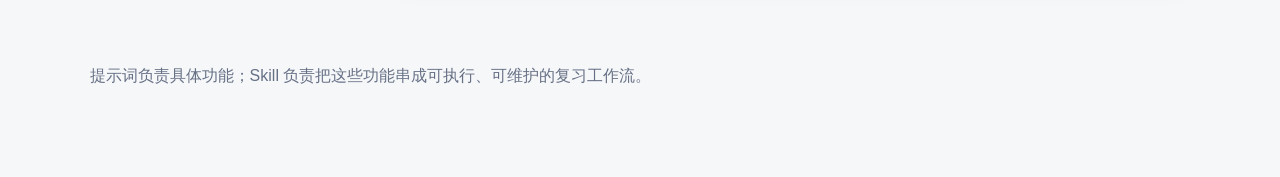
<file: docs/workflow.html>
<!doctype html>
<html lang="zh-CN">
<head>
  <meta charset="utf-8" />
  <meta name="viewport" content="width=device-width, initial-scale=1" />
  <title>Skill 工作流｜通用学科复习提示词集</title>
  <link rel="stylesheet" href="style.css" />
</head>
<body>
  <header>
    <p class="eyebrow">Skill Workflow · Codex Invocation · Automation Layer</p>
    <h1>Skill 工作流</h1>
    <p class="lead">提示词可以手动复制使用；如果想让 Codex 在仓库里按固定流程自动完成资料整理、题型模板和考前速看，就调用 Skill 工作流。</p>
    <div class="actions">
      <a href="https://github.com/nqklgzx/universal-study-review-skill" target="_blank" rel="noopener">GitHub 项目地址</a>
      <a href="https://github.com/nqklgzx/universal-study-review-skill/blob/main/SKILL.md" target="_blank" rel="noopener">查看 SKILL.md</a>
      <a href="https://github.com/nqklgzx/universal-study-review-skill/tree/main/scripts" target="_blank" rel="noopener">安装脚本</a>
    </div>
    <nav class="page-tabs" aria-label="页面切换">
      <a href="index.html">提示词集</a>
      <a class="active" href="workflow.html">Skill 工作流</a>
    </nav>
  </header>

  <main>
    <aside class="toc">
      <h2>工作流目录</h2>
      <a href="#manual-vs-skill">提示词 vs Skill</a>
      <a href="#when-to-call">什么时候调用</a>
      <a href="#what-it-does">会做什么</a>
      <a href="#install">安装方式</a>
      <a href="#invoke">调用方式</a>
      <a href="#scenarios">场景指令</a>
      <a href="#outputs">输出产物</a>
      <a href="#rules">执行规则</a>
    </aside>

    <div class="content">
      <section id="manual-vs-skill" class="card hero-card">
        <p class="section-kicker">Concept</p>
        <h2>提示词和 Skill 的关系</h2>
        <p>这套项目的主要内容仍然是提示词。你可以直接复制首页的 S00–S12 提示词完成任何具体任务。</p>
        <p>Skill 工作流相当于“自动执行层”：当你希望 Codex 在一个课程仓库中持续读取资料、生成文档、更新索引、维护错题和考前速看时，就调用 Skill。</p>
        <div class="feature-grid">
          <div><h3>直接用提示词</h3><p>适合单次整理、单题讲解、单章总结、临时问答。复制对应提示词即可。</p></div>
          <div><h3>调用 Skill</h3><p>适合长期项目、资料很多、需要 Codex 自动写入 Markdown 文件、希望形成可维护复习仓库。</p></div>
        </div>
      </section>

      <section id="when-to-call" class="card">
        <p class="section-kicker">When</p>
        <h2>什么时候调用 Skill</h2>
        <div class="feature-grid">
          <div><h3>资料很多</h3><p>你有教材、PPT、讲义、题库、录音总结，需要先生成资料查阅清单。</p></div>
          <div><h3>想做成长期项目</h3><p>你希望每次新增资料后都能更新索引、章节脉络、错题和速看资料。</p></div>
          <div><h3>想让 Codex 写文件</h3><p>你希望直接在仓库中生成 Markdown 文件，而不是只在聊天窗口里查看答案。</p></div>
          <div><h3>想统一输出规范</h3><p>你希望所有题解、概念讲解、章节总结都按照同一套考试复习格式输出。</p></div>
        </div>
      </section>

      <section id="what-it-does" class="card">
        <p class="section-kicker">Workflow</p>
        <h2>Skill 会按什么流程执行</h2>
        <div class="flow-grid">
          <div><strong>1</strong><span>先检查仓库和资料结构</span></div>
          <div><strong>2</strong><span>确认学科、考试目标和资料优先级</span></div>
          <div><strong>3</strong><span>建立资料查阅清单</span></div>
          <div><strong>4</strong><span>整理章节脉络和公式方法</span></div>
          <div><strong>5</strong><span>融合老师重点和考试要求</span></div>
          <div><strong>6</strong><span>建立题型模板和错题规则</span></div>
          <div><strong>7</strong><span>生成考前速看资料</span></div>
          <div><strong>8</strong><span>后续新增资料时迭代更新</span></div>
        </div>
      </section>

      <section id="install" class="card install-card">
        <p class="section-kicker">Install</p>
        <h2>安装方式</h2>
        <h3>方式一：skills 安装器</h3>
        <button class="copy" data-target="cmd-npx">复制命令</button>
        <pre><code id="cmd-npx">npx skills@latest add nqklgzx/universal-study-review-skill</code></pre>
        <h3>方式二：Windows PowerShell 远程安装到当前仓库</h3>
        <button class="copy" data-target="cmd-ps">复制命令</button>
        <pre><code id="cmd-ps">powershell -NoProfile -ExecutionPolicy Bypass -Command "irm https://raw.githubusercontent.com/nqklgzx/universal-study-review-skill/main/scripts/bootstrap-codex-skill.ps1 | iex"</code></pre>
      </section>

      <section id="invoke" class="card">
        <p class="section-kicker">Invocation</p>
        <h2>如何调用</h2>
        <h3>首次配置课程仓库</h3>
        <button class="copy" data-target="cmd-setup">复制指令</button>
        <pre><code id="cmd-setup">Use /setup-universal-study-review to configure this course repository.</code></pre>
        <h3>正式执行复习工作流</h3>
        <button class="copy" data-target="cmd-call-zh">复制中文指令</button>
        <pre><code id="cmd-call-zh">使用 $universal-study-review，把这门课的资料整理成复习查阅清单、章节脉络、题型模板和考前速看资料。</code></pre>
        <button class="copy" data-target="cmd-call-en">复制英文指令</button>
        <pre><code id="cmd-call-en">Use $universal-study-review to build a material index and review workflow for this course.</code></pre>
      </section>

      <section id="scenarios" class="card">
        <p class="section-kicker">Scenarios</p>
        <h2>不同场景怎么说</h2>
        <div class="scenario-list">
          <div><h3>想整理一堆资料</h3><button class="copy" data-target="sc-1">复制</button><pre><code id="sc-1">使用 $universal-study-review，先遍历当前仓库中的课程资料，生成资料查阅清单。要求保留文件名、章节结构、页码或资料位置、可查阅知识点和后续回答规则。</code></pre></div>
          <div><h3>想按章节生成复习笔记</h3><button class="copy" data-target="sc-2">复制</button><pre><code id="sc-2">使用 $universal-study-review，基于已有资料查阅清单，按章节生成复习脉络。每章包含核心概念、公式条件、典型题型、易错点和资料定位。</code></pre></div>
          <div><h3>想生成题型库</h3><button class="copy" data-target="sc-3">复制</button><pre><code id="sc-3">使用 $universal-study-review，根据课程资料和题目，建立题型库与标准解题模板。每类题写清识别方法、标准步骤、最终答案要求和检查方法。</code></pre></div>
          <div><h3>想做考前速看</h3><button class="copy" data-target="sc-4">复制</button><pre><code id="sc-4">使用 $universal-study-review，根据章节脉络、公式清单、老师重点、题型库和错题，生成考前速看资料。内容要短，但不能丢失关键条件。</code></pre></div>
          <div><h3>新增资料后更新</h3><button class="copy" data-target="sc-5">复制</button><pre><code id="sc-5">使用 $universal-study-review，读取新增资料并迭代更新已有复习文档。说明新增了什么、修改了什么、哪些内容仍需回原资料核对。</code></pre></div>
        </div>
      </section>

      <section id="outputs" class="card">
        <p class="section-kicker">Outputs</p>
        <h2>建议输出文件</h2>
        <pre><code>【学科名称】_资料查阅清单.md
【学科名称】_全课程知识脉络.md
【学科名称】_第X章_脉络与公式定位.md
【学科名称】_课堂重点与资料定位.md
【学科名称】_题型库与标准解题模板.md
【学科名称】_错题与易错点清单.md
【学科名称】_考前速看.md</code></pre>
      </section>

      <section id="rules" class="card">
        <p class="section-kicker">Rules</p>
        <h2>调用 Skill 时的执行规则</h2>
        <ul>
          <li>先定位资料来源，再总结或解题。</li>
          <li>不编造页码、章节、公式、老师要求或题目条件。</li>
          <li>资料不足时明确说明缺失信息。</li>
          <li>长文档优先输出 Markdown，并保持标题层级清晰。</li>
          <li>题目解答必须包含方法选择、公式条件、推导步骤、最终答案和易错点。</li>
        </ul>
      </section>
    </div>
  </main>

  <footer>
    <p>提示词负责具体功能；Skill 负责把这些功能串成可执行、可维护的复习工作流。</p>
  </footer>

  <script>
    document.querySelectorAll('.copy').forEach(btn => {
      btn.addEventListener('click', async () => {
        const id = btn.getAttribute('data-target');
        const text = document.getElementById(id).innerText;
        try {
          await navigator.clipboard.writeText(text);
          const old = btn.innerText;
          btn.innerText = '已复制';
          setTimeout(() => btn.innerText = old, 1200);
        } catch (e) {
          btn.innerText = '复制失败，请手动选择';
        }
      });
    });
  </script>
</body>
</html>
</file>
<file: docs/style.css>
* { box-sizing: border-box; }
:root { --bg:#f6f7f9; --text:#172033; --muted:#667085; --card:#ffffff; --line:#d9dee8; --accent:#1f4fd8; --accent2:#0f2f86; --soft:#f3f6ff; }
body { margin:0; background:var(--bg); color:var(--text); font-family:-apple-system,BlinkMacSystemFont,"Segoe UI","Noto Sans SC",Arial,sans-serif; line-height:1.65; }
header { padding:60px 7vw 0; background:linear-gradient(135deg,#0f1f44,#1f4fd8); color:white; }
.eyebrow { letter-spacing:.08em; text-transform:uppercase; opacity:.82; font-size:13px; }
h1 { margin:8px 0 14px; font-size:clamp(30px,5vw,56px); line-height:1.1; }
.lead { max-width:980px; font-size:18px; opacity:.92; }
.actions { margin-top:24px; display:flex; gap:12px; flex-wrap:wrap; }
.actions a { color:white; border:1px solid rgba(255,255,255,.42); padding:10px 16px; border-radius:12px; text-decoration:none; background:rgba(255,255,255,.09); font-weight:600; }
.actions a:hover { background:rgba(255,255,255,.17); }
.page-tabs { margin:28px -7vw 0; padding:0 7vw; display:flex; gap:10px; border-top:1px solid rgba(255,255,255,.18); background:rgba(9,23,60,.24); }
.page-tabs a { color:rgba(255,255,255,.82); text-decoration:none; padding:14px 18px; border:1px solid rgba(255,255,255,.18); border-bottom:0; border-radius:14px 14px 0 0; background:rgba(255,255,255,.06); font-weight:700; transform:translateY(1px); }
.page-tabs a.active { color:#10234f; background:var(--bg); border-color:var(--bg); }
main { display:grid; grid-template-columns:280px minmax(0,1fr); gap:24px; padding:28px 7vw; align-items:start; }
.toc { position:sticky; top:20px; background:var(--card); border:1px solid var(--line); border-radius:18px; padding:18px; max-height:calc(100vh - 40px); overflow:auto; }
.toc h2 { font-size:16px; margin:0 0 10px; }
.toc a { display:block; color:var(--text); text-decoration:none; padding:8px 0; border-top:1px solid #eef1f5; font-size:14px; }
.toc a:hover { color:var(--accent); }
.content { min-width:0; }
.card { background:var(--card); border:1px solid var(--line); border-radius:18px; padding:26px; margin-bottom:18px; box-shadow:0 8px 24px rgba(15,31,68,.05); }
.hero-card { border-color:#c8d4ff; background:linear-gradient(180deg,#ffffff,#f9fbff); }
.card h2 { margin-top:0; margin-bottom:10px; }
.card h3 { margin-top:0; margin-bottom:8px; }
.section-kicker { margin:0 0 8px; color:var(--accent); font-weight:700; letter-spacing:.06em; text-transform:uppercase; font-size:12px; }
.purpose { color:var(--muted); }
.tag-list { display:flex; flex-wrap:wrap; gap:8px; margin-top:18px; }
.tag-list span { display:inline-flex; align-items:center; border:1px solid #cdd8ff; background:var(--soft); color:var(--accent2); padding:6px 10px; border-radius:999px; font-size:13px; font-weight:600; }
.feature-grid { display:grid; grid-template-columns:repeat(auto-fit,minmax(230px,1fr)); gap:14px; margin-top:14px; }
.feature-grid div { border:1px solid var(--line); border-radius:16px; padding:16px; background:#fbfcff; }
.feature-grid h3 { font-size:17px; }
.feature-grid p { margin-bottom:0; color:var(--muted); }
.scenario-list { display:grid; gap:14px; }
.scenario-list div { border:1px solid var(--line); border-radius:16px; padding:16px; background:#fbfcff; }
.copy { border:0; background:var(--accent); color:white; padding:8px 14px; border-radius:10px; cursor:pointer; font-size:14px; margin-bottom:10px; }
.copy:hover { background:var(--accent2); }
pre { background:#0b1020; color:#e7eaf3; padding:18px; border-radius:14px; overflow:auto; white-space:pre-wrap; word-break:break-word; margin-top:0; }
code { font-family:"SFMono-Regular",Consolas,"Liberation Mono",monospace; font-size:13px; }
.prompt-card pre { max-height:none; }
.flow-grid { display:grid; grid-template-columns:repeat(auto-fit,minmax(220px,1fr)); gap:12px; margin:16px 0; }
.flow-grid div { border:1px solid var(--line); border-radius:14px; padding:14px; background:#fafbff; }
.flow-grid strong { display:block; color:var(--accent); font-size:18px; margin-bottom:4px; }
.flow-grid span { display:block; color:var(--text); }
.link-grid { display:grid; grid-template-columns:repeat(auto-fit,minmax(220px,1fr)); gap:12px; }
.link-grid a { display:block; border:1px solid var(--line); border-radius:14px; padding:14px; text-decoration:none; color:var(--accent); background:#fafbff; font-weight:600; }
.link-grid a:hover { border-color:var(--accent); background:#f0f4ff; }
.install-card { border-style:dashed; }
footer { color:var(--muted); padding:20px 7vw 48px; }
@media (max-width:900px) { header { padding-top:42px; } .page-tabs { overflow:auto; } main { grid-template-columns:1fr; } .toc { position:static; } }
</file>
